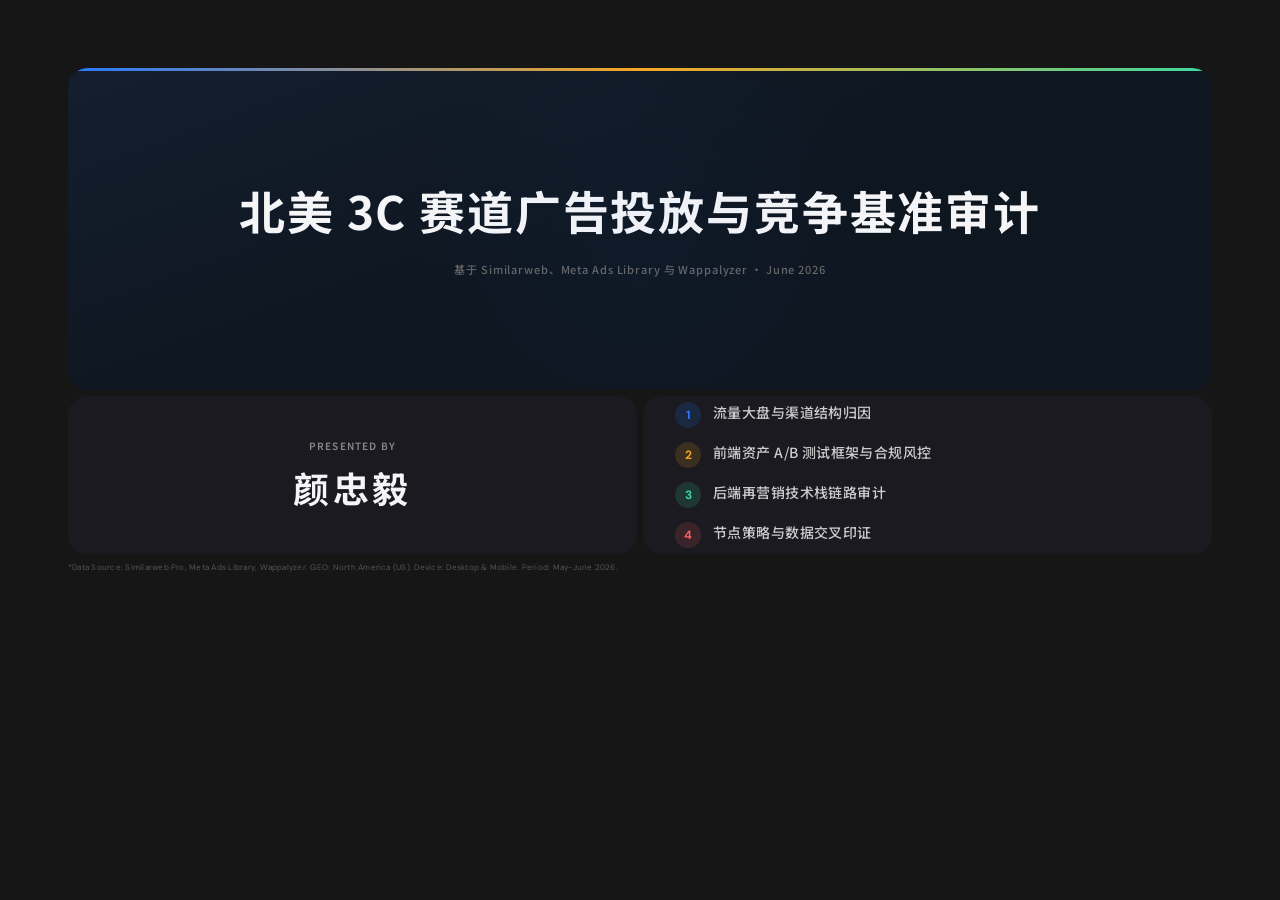
<file: pages/page1-cover.html>
<!DOCTYPE html>
<html lang="zh-CN">
<head>
<meta charset="UTF-8">
<meta name="viewport" content="width=device-width, initial-scale=1.0">
<title>北美 3C 竞争基准审计 — 封面页</title>
<link rel="preconnect" href="https://fonts.googleapis.com">
<link rel="preconnect" href="https://fonts.gstatic.com" crossorigin>
<link href="https://fonts.googleapis.com/css2?family=DM+Sans:ital,wght@0,400;0,500;0,600;0,700;1,400&family=Sora:wght@400;600;700;800&family=Noto+Sans+SC:wght@400;500;600;700&display=swap" rel="stylesheet">
<style>
  *, *::before, *::after { margin:0; padding:0; box-sizing:border-box; }

  body {
    font-family:'Noto Sans SC','PingFang SC','Microsoft YaHei','DM Sans',sans-serif;
    background:#161616;
    color:#f5f5f7;
    display:flex;
    justify-content:center;
    align-items:flex-start;
    min-height:100vh;
    overflow-y:auto;
    padding:40px 0;
    -webkit-font-smoothing:antialiased;
  }

  .grid {
    display:grid;
    width:min(1200px, 96vw);
    max-width:1200px;
    padding:28px;
    gap:6px;
    grid-template-columns:repeat(4,1fr);
    grid-template-rows:repeat(3,1fr);
    grid-template-areas:
      "hero  hero  hero  hero"
      "hero  hero  hero  hero"
      "name  name  agenda agenda";
    aspect-ratio:52/24;
    min-height:560px;
  }

  .card {
    border-radius:20px;
    display:flex;
    flex-direction:column;
    position:relative;
    overflow:hidden;
  }

  /* HERO 主标题卡 */
  .card-hero {
    grid-area:hero;
    background:linear-gradient(160deg, #141e2e 0%, #0e1620 50%, #0e1620 100%);
    justify-content:center;
    align-items:center;
    text-align:center;
    padding:48px 72px;
  }
  .card-hero::before {
    content:'';position:absolute;top:0;left:0;right:0;height:3px;
    background:linear-gradient(90deg, #2679FF, #F5A623, #3ED9A1);
    border-radius:20px 20px 0 0;z-index:1;
  }
  .card-hero::after {
    content:'';position:absolute;top:50%;left:50%;transform:translate(-50%,-50%);
    width:600px;height:320px;border-radius:50%;
    background:radial-gradient(circle, rgba(38,121,255,0.04) 0%, transparent 70%);
    pointer-events:none;
  }

  .hero-title {
    font-size:46px;font-weight:700;color:#f5f5f7;
    letter-spacing:0.04em;line-height:1.3;max-width:880px;
  }

  .hero-divider {
    width:80px;height:2px;
    background:linear-gradient(90deg, #2679FF, #F5A623, #3ED9A1);
    border-radius:1px;margin:24px auto 20px;
  }

  .hero-sub {
    font-size:16px;font-weight:500;color:#a0a0a8;
    letter-spacing:0.06em;line-height:1.5;
  }

  .hero-date {
    font-size:11px;font-weight:500;color:#666;
    letter-spacing:0.08em;margin-top:20px;
  }

  /* 作者卡片 */
  .card-name {
    grid-area:name;
    background:linear-gradient(160deg, #1a1a20 0%, #1a1a20 100%);
    justify-content:center;align-items:center;text-align:center;
  }
  .name-label {
    font-size:10px;font-weight:600;color:#888;
    text-transform:uppercase;letter-spacing:0.12em;
    margin-bottom:8px;
  }
  .name-text {
    font-size:36px;font-weight:700;color:#f5f5f7;
    letter-spacing:0.10em;
  }

  /* 议程卡片 */
  .card-agenda {
    grid-area:agenda;
    background:linear-gradient(160deg, #1a1a20 0%, #1a1a20 100%);
    justify-content:center;padding:28px 32px;
  }
  .agenda-label {
    font-size:9px;font-weight:600;color:#888;
    text-transform:uppercase;letter-spacing:0.12em;
    margin-bottom:16px;
  }
  .agenda-list { display:flex;flex-direction:column;gap:14px; }
  .agenda-item { display:flex;align-items:flex-start;gap:12px; }
  .agenda-num {
    flex-shrink:0;width:26px;height:26px;border-radius:50%;
    display:flex;align-items:center;justify-content:center;
    font-family:'DM Sans',sans-serif;font-size:12px;font-weight:700;
  }
  .num-1 { background:rgba(38,121,255,0.15); color:#2679FF; }
  .num-2 { background:rgba(245,166,35,0.15); color:#F5A623; }
  .num-3 { background:rgba(62,217,161,0.15); color:#3ED9A1; }
  .num-4 { background:rgba(245,95,95,0.15); color:#f55f5f; }

  .agenda-text { font-size:14px;font-weight:500;color:#ccc;letter-spacing:0.03em;line-height:1.5; }
</style>
</head>
<body>
<div class="grid">

  <div class="card card-hero">
    <div class="hero-title">北美 3C 赛道广告投放与竞争基准审计</div>
    <div class="hero-date">基于 Similarweb、Meta Ads Library 与 Wappalyzer · June 2026</div>
  </div>

  <div class="card card-name">
    <div class="name-label fd">Presented by</div>
    <div class="name-text">颜忠毅</div>
  </div>

  <div class="card card-agenda">
    <div class="agenda-list">
      <div class="agenda-item">
        <div class="agenda-num num-1">1</div>
        <div class="agenda-text">流量大盘与渠道结构归因</div>
      </div>
      <div class="agenda-item">
        <div class="agenda-num num-2">2</div>
        <div class="agenda-text">前端资产 A/B 测试框架与合规风控</div>
      </div>
      <div class="agenda-item">
        <div class="agenda-num num-3">3</div>
        <div class="agenda-text">后端再营销技术栈链路审计</div>
      </div>
      <div class="agenda-item">
        <div class="agenda-num num-4">4</div>
        <div class="agenda-text">节点策略与数据交叉印证</div>
      </div>
    </div>
  </div>

  <div style="grid-column:1/-1;font-size:8px;color:#555;font-family:'DM Sans',sans-serif;letter-spacing:0.03em;text-align:left;margin-top:2px;">*Data Source: Similarweb Pro, Meta Ads Library, Wappalyzer. GEO: North America (US). Device: Desktop & Mobile. Period: May-June 2026.</div>

</div>
</body>
</html>
</file>
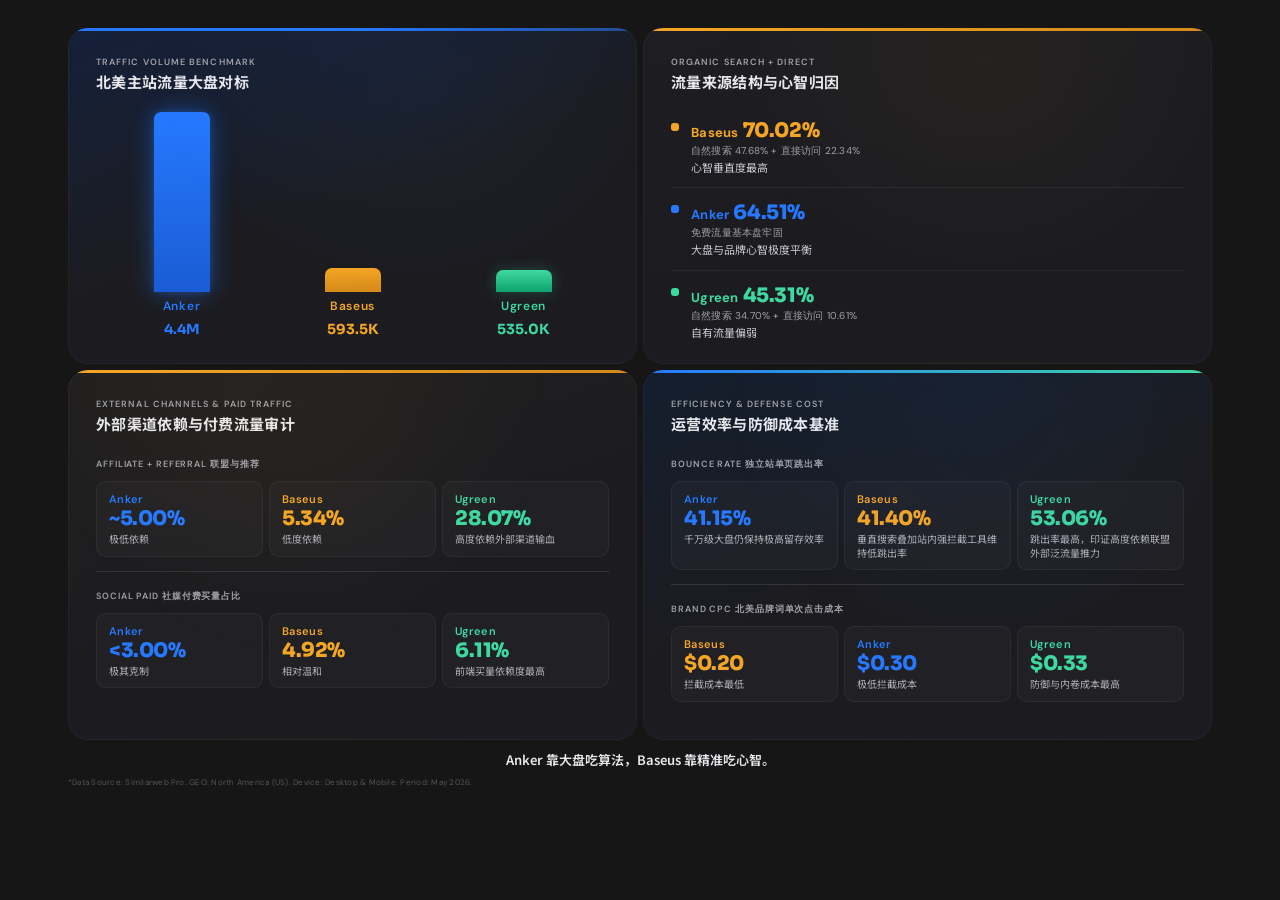
<file: pages/page2-traffic-channel.html>
<!DOCTYPE html>
<html lang="zh-CN">
<head>
<meta charset="UTF-8">
<meta name="viewport" content="width=device-width, initial-scale=1.0">
<title>流量大盘与结构归因 — 第2页</title>
<link rel="preconnect" href="https://fonts.googleapis.com">
<link rel="preconnect" href="https://fonts.gstatic.com" crossorigin>
<link href="https://fonts.googleapis.com/css2?family=DM+Sans:ital,wght@0,400;0,500;0,600;0,700;1,400&family=Sora:wght@400;600;700;800&family=Noto+Sans+SC:wght@400;500;600;700&display=swap" rel="stylesheet">
<style>
  *, *::before, *::after { margin:0; padding:0; box-sizing:border-box; }

  body {
    font-family:'Noto Sans SC','PingFang SC','Microsoft YaHei','DM Sans',sans-serif;
    background:#161616;
    color:#f5f5f7;
    display:flex;
    justify-content:center;
    align-items:flex-start;
    min-height:100vh;
    -webkit-font-smoothing:antialiased;
  }

  .grid {
    display:grid;
    width:1200px;
    padding:28px;
    gap:6px;
    grid-template-columns:repeat(4,1fr);
    grid-template-rows:auto auto;
    grid-template-areas:
      "c1 c1 c2 c2"
      "c3 c3 c4 c4";
  }

  /* Brand Colors */
  .c-anker{color:#2679FF}.c-baseus{color:#F5A623}.c-ugreen{color:#3ED9A1}
  .bg-anker{background:#2679FF}.bg-baseus{background:#F5A623}.bg-ugreen{background:#3ED9A1}
  .fs{font-family:'Sora',sans-serif}.fd{font-family:'DM Sans',sans-serif}

  /* Card Base — brighter gradients */
  .card {
    border-radius:20px;
    padding:28px 28px 24px;
    display:flex;
    flex-direction:column;
    overflow:hidden;
    position:relative;
  }

  .card::before {
    content:'';position:absolute;top:0;left:0;right:0;height:3px;
    border-radius:20px 20px 0 0;z-index:1;
  }

  .card-c1 { background:linear-gradient(160deg, #14203a 0%, #1c1c20 50%, #1c1c20 100%); }
  .card-c1::before { background:linear-gradient(90deg, #2679FF, #2679FF, rgba(38,121,255,0.5)); }
  .card-c2 { background:linear-gradient(160deg, #1e1e22 0%, #1c1c20 50%, #1c1c20 100%); }
  .card-c2::before { background:linear-gradient(90deg, #F5A623, #D4891A); }
  .card-c3 { background:linear-gradient(160deg, #222020 0%, #1c1c20 50%, #1c1c20 100%); }
  .card-c3::before { background:linear-gradient(90deg, #F5A623, #D4891A); }
  .card-c4 { background:linear-gradient(160deg, #141e2e 0%, #1c1c20 50%, #1c1c20 100%); }
  .card-c4::before { background:linear-gradient(90deg, #2679FF, #3ED9A1); }

  /* Glass overlay for all cards */
  .card-c1::after, .card-c2::after, .card-c3::after, .card-c4::after {
    content:'';position:absolute;inset:0;pointer-events:none;
    border-radius:20px;border:1px solid rgba(255,255,255,0.04);
  }
  .card-c1::after { background:radial-gradient(ellipse at 60% 10%, rgba(38,121,255,0.06) 0%, transparent 55%); }
  .card-c2::after { background:radial-gradient(ellipse at 60% 10%, rgba(245,166,35,0.04) 0%, transparent 55%); }
  .card-c3::after { background:radial-gradient(ellipse at 40% 10%, rgba(245,166,35,0.04) 0%, transparent 55%); }
  .card-c4::after { background:radial-gradient(ellipse at 60% 10%, rgba(38,121,255,0.05) 0%, transparent 55%); }

  .card-c1{grid-area:c1}.card-c2{grid-area:c2}.card-c3{grid-area:c3}.card-c4{grid-area:c4}

  .label-sm {
    font-size:9px;font-weight:600;color:#a0a0a8;
    text-transform:uppercase;letter-spacing:0.12em;
  }
  .title-md {
    font-size:15px;font-weight:700;color:#e8e8ed;
    letter-spacing:0.02em;margin-top:3px;
  }

  /* Divider */
  .hr {
    border:none;border-top:1px solid rgba(255,255,255,0.08);
    margin:18px 0 14px;
  }

  /* ===== CARD 1: BAR CHART ===== */
  .chart-area {
    display:flex;align-items:flex-end;justify-content:space-around;
    min-height:180px;margin-top:auto;padding-top:14px;padding-bottom:2px;
  }

  .bar-group {
    display:flex;flex-direction:column;align-items:center;gap:6px;
  }

  .bar-col {
    width:56px;border-radius:7px 7px 0 0;
  }

  .bar-anker {
    background:linear-gradient(180deg, #2679FF 0%, #1a5cd4 100%);
    box-shadow:0 0 24px rgba(38,121,255,0.45), 0 0 6px rgba(38,121,255,0.25);
    height:180px;
  }

  .bar-baseus {
    background:linear-gradient(180deg, #F5A623 0%, #D4891A 100%);
    height:24px;
  }

  .bar-ugreen {
    background:linear-gradient(180deg, #3ED9A1 0%, #0ea26e 100%);
    box-shadow:0 0 14px rgba(62,217,161,0.25);
    height:22px;
  }

  .bar-name {
    font-size:12px;font-weight:600;letter-spacing:0.06em;
  }

  .bar-num {
    font-size:14px;font-weight:700;
  }

  /* ===== CARD 2: LIST ===== */
  .list-wrap {
    display:flex;flex-direction:column;gap:0;margin-top:14px;
  }

  .list-row {
    display:flex;gap:12px;align-items:flex-start;
    padding:12px 0;
    border-bottom:1px solid rgba(255,255,255,0.06);
  }
  .list-row:last-child { border-bottom:none; padding-bottom:0; }

  .list-dot {
    width:8px;height:8px;border-radius:3px;margin-top:5px;flex-shrink:0;
  }

  .list-pct {
    font-size:20px;font-weight:800;letter-spacing:-0.02em;
  }

  .list-brand {
    font-size:13px;font-weight:700;letter-spacing:0.02em;
  }

  .list-sub {
    font-size:10px;color:#a0a0a8;margin-top:1px;letter-spacing:0.02em;
  }

  .list-desc {
    font-size:11px;color:#c8c8d0;line-height:1.4;margin-top:2px;
  }

  /* ===== CARD 3 & 4 ===== */
  .sec-wrap {
    display:flex;flex-direction:column;flex:1;margin-top:10px;
  }

  .sec-block {
    display:flex;flex-direction:column;gap:8px;padding:14px 0;
  }

  .sec-block + .sec-block {
    border-top:1px solid rgba(255,255,255,0.1);
    padding-top:18px;
  }

  .sec-label {
    font-size:9px;font-weight:600;color:#a0a0a8;
    text-transform:uppercase;letter-spacing:0.1em;
    margin-bottom:2px;
  }

  .triple {
    display:flex;gap:6px;
  }

  .triple-cell {
    flex:1;display:flex;flex-direction:column;gap:3px;
    background:rgba(255,255,255,0.025);
    border-radius:10px;padding:10px 12px;
    border:1px solid rgba(255,255,255,0.05);
  }

  .tc-brand {
    font-size:11px;font-weight:600;letter-spacing:0.03em;
  }

  .tc-val {
    font-size:20px;font-weight:800;letter-spacing:-0.02em;line-height:1;
  }

  .tc-note {
    font-size:10px;color:#b0b0b8;line-height:1.35;
  }
</style>
</head>
<body>

<div class="grid">

  <!-- ====== CARD 1: 流量大盘对标 ====== -->
  <div class="card card-c1">
    <div>
      <div class="label-sm fd">Traffic Volume Benchmark</div>
      <div class="title-md">北美主站流量大盘对标</div>
    </div>

    <div class="chart-area">
      <div class="bar-group">
        <div class="bar-col bar-anker"></div>
        <span class="bar-name c-anker fd">Anker</span>
        <span class="bar-num c-anker fs">4.4M</span>
      </div>
      <div class="bar-group">
        <div class="bar-col bar-baseus"></div>
        <span class="bar-name c-baseus fd">Baseus</span>
        <span class="bar-num c-baseus fs">593.5K</span>
      </div>
      <div class="bar-group">
        <div class="bar-col bar-ugreen"></div>
        <span class="bar-name c-ugreen fd">Ugreen</span>
        <span class="bar-num c-ugreen fs">535.0K</span>
      </div>
    </div>
  </div>

  <!-- ====== CARD 2: 流量来源结构 ====== -->
  <div class="card card-c2">
    <div>
      <div class="label-sm fd">Organic Search + Direct</div>
      <div class="title-md">流量来源结构与心智归因</div>
    </div>

    <div class="list-wrap">
      <div class="list-row">
        <div class="list-dot bg-baseus"></div>
        <div>
          <div><span class="list-brand c-baseus fd">Baseus</span> <span class="list-pct c-baseus fs">70.02%</span></div>
          <div class="list-sub fd">自然搜索 47.68% + 直接访问 22.34%</div>
          <div class="list-desc">心智垂直度最高</div>
        </div>
      </div>
      <div class="list-row">
        <div class="list-dot bg-anker"></div>
        <div>
          <div><span class="list-brand c-anker fd">Anker</span> <span class="list-pct c-anker fs">64.51%</span></div>
          <div class="list-sub fd">免费流量基本盘牢固</div>
          <div class="list-desc">大盘与品牌心智极度平衡</div>
        </div>
      </div>
      <div class="list-row">
        <div class="list-dot bg-ugreen"></div>
        <div>
          <div><span class="list-brand c-ugreen fd">Ugreen</span> <span class="list-pct c-ugreen fs">45.31%</span></div>
          <div class="list-sub fd">自然搜索 34.70% + 直接访问 10.61%</div>
          <div class="list-desc">自有流量偏弱</div>
        </div>
      </div>
    </div>
  </div>

  <!-- ====== CARD 3: 外部渠道依赖 ====== -->
  <div class="card card-c3">
    <div>
      <div class="label-sm fd">External Channels &amp; Paid Traffic</div>
      <div class="title-md">外部渠道依赖与付费流量审计</div>
    </div>

    <div class="sec-wrap">
      <div class="sec-block">
        <div class="sec-label fd">Affiliate + Referral 联盟与推荐</div>
        <div class="triple">
          <div class="triple-cell">
            <span class="tc-brand c-anker fd">Anker</span>
            <span class="tc-val c-anker fs">~5.00%</span>
            <span class="tc-note">极低依赖</span>
          </div>
          <div class="triple-cell">
            <span class="tc-brand c-baseus fd">Baseus</span>
            <span class="tc-val c-baseus fs">5.34%</span>
            <span class="tc-note">低度依赖</span>
          </div>
          <div class="triple-cell">
            <span class="tc-brand c-ugreen fd">Ugreen</span>
            <span class="tc-val c-ugreen fs">28.07%</span>
            <span class="tc-note">高度依赖外部渠道输血</span>
          </div>
        </div>
      </div>

      <div class="sec-block">
        <div class="sec-label fd">Social Paid 社媒付费买量占比</div>
        <div class="triple">
          <div class="triple-cell">
            <span class="tc-brand c-anker fd">Anker</span>
            <span class="tc-val c-anker fs">&lt;3.00%</span>
            <span class="tc-note">极其克制</span>
          </div>
          <div class="triple-cell">
            <span class="tc-brand c-baseus fd">Baseus</span>
            <span class="tc-val c-baseus fs">4.92%</span>
            <span class="tc-note">相对温和</span>
          </div>
          <div class="triple-cell">
            <span class="tc-brand c-ugreen fd">Ugreen</span>
            <span class="tc-val c-ugreen fs">6.11%</span>
            <span class="tc-note">前端买量依赖度最高</span>
          </div>
        </div>
      </div>
    </div>
  </div>

  <!-- ====== CARD 4: 运营效率与防御成本 ====== -->
  <div class="card card-c4">
    <div>
      <div class="label-sm fd">Efficiency &amp; Defense Cost</div>
      <div class="title-md">运营效率与防御成本基准</div>
    </div>

    <div class="sec-wrap">
      <div class="sec-block">
        <div class="sec-label fd">Bounce Rate 独立站单页跳出率</div>
        <div class="triple">
          <div class="triple-cell">
            <span class="tc-brand c-anker fd">Anker</span>
            <span class="tc-val c-anker fs">41.15%</span>
            <span class="tc-note">千万级大盘仍保持极高留存效率</span>
          </div>
          <div class="triple-cell">
            <span class="tc-brand c-baseus fd">Baseus</span>
            <span class="tc-val c-baseus fs">41.40%</span>
            <span class="tc-note">垂直搜索叠加站内强拦截工具维持低跳出率</span>
          </div>
          <div class="triple-cell">
            <span class="tc-brand c-ugreen fd">Ugreen</span>
            <span class="tc-val c-ugreen fs">53.06%</span>
            <span class="tc-note">跳出率最高，印证高度依赖联盟外部泛流量推力</span>
          </div>
        </div>
      </div>

      <div class="sec-block">
        <div class="sec-label fd">Brand CPC 北美品牌词单次点击成本</div>
        <div class="triple">
          <div class="triple-cell">
            <span class="tc-brand c-baseus fd">Baseus</span>
            <span class="tc-val c-baseus fs">$0.20</span>
            <span class="tc-note">拦截成本最低</span>
          </div>
          <div class="triple-cell">
            <span class="tc-brand c-anker fd">Anker</span>
            <span class="tc-val c-anker fs">$0.30</span>
            <span class="tc-note">极低拦截成本</span>
          </div>
          <div class="triple-cell">
            <span class="tc-brand c-ugreen fd">Ugreen</span>
            <span class="tc-val c-ugreen fs">$0.33</span>
            <span class="tc-note">防御与内卷成本最高</span>
          </div>
        </div>
      </div>
    </div>
  </div>

  <div style="grid-column:1/-1;text-align:center;margin-top:4px;font-size:13px;color:#e8e8ed;font-weight:600;">Anker 靠大盘吃算法，Baseus 靠精准吃心智。</div>
  <div style="grid-column:1/-1;font-size:8px;color:#555;font-family:'DM Sans',sans-serif;letter-spacing:0.03em;text-align:left;margin-top:2px;">*Data Source: Similarweb Pro. GEO: North America (US). Device: Desktop & Mobile. Period: May 2026.</div>

</div>

</body>
</html>
</file>
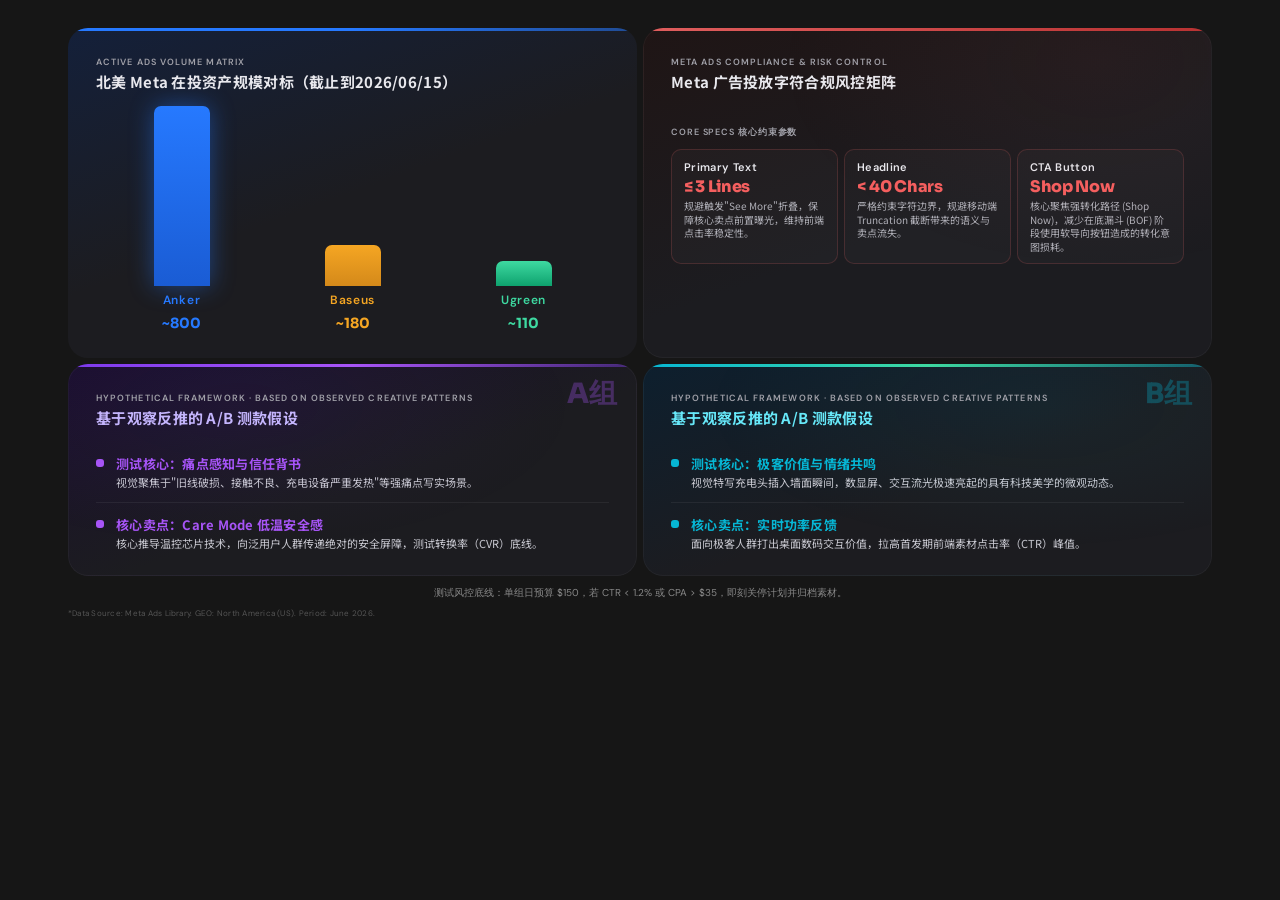
<file: pages/page3-ad-assets-abtest.html>
<!DOCTYPE html>
<html lang="zh-CN">
<head>
<meta charset="UTF-8">
<meta name="viewport" content="width=device-width, initial-scale=1.0">
<title>前端资产规模与A/B测试框架 — 第3页</title>
<link rel="preconnect" href="https://fonts.googleapis.com">
<link rel="preconnect" href="https://fonts.gstatic.com" crossorigin>
<link href="https://fonts.googleapis.com/css2?family=DM+Sans:ital,wght@0,400;0,500;0,600;0,700;1,400&family=Sora:wght@400;600;700;800&family=Noto+Sans+SC:wght@400;500;600;700&display=swap" rel="stylesheet">
<style>
  *, *::before, *::after { margin:0; padding:0; box-sizing:border-box; }

  body {
    font-family:'Noto Sans SC','PingFang SC','Microsoft YaHei','DM Sans',sans-serif;
    background:#161616;
    color:#f5f5f7;
    display:flex;
    justify-content:center;
    align-items:flex-start;
    min-height:100vh;
    -webkit-font-smoothing:antialiased;
  }

  .grid {
    display:grid;
    width:1200px;
    padding:28px;
    gap:6px;
    grid-template-columns:repeat(4,1fr);
    grid-template-rows:auto auto;
    grid-template-areas:
      "c1 c1 c4 c4"
      "c2 c2 c3 c3";
  }

  /* Brand Colors */
  .c-anker{color:#2679FF}.c-baseus{color:#F5A623}.c-ugreen{color:#3ED9A1}
  .bg-anker{background:#2679FF}.bg-baseus{background:#F5A623}.bg-ugreen{background:#3ED9A1}
  .fs{font-family:'Sora',sans-serif}.fd{font-family:'DM Sans',sans-serif}

  /* Card Base — exact mirror */
  .card {
    border-radius:20px;
    padding:28px 28px 24px;
    display:flex;
    flex-direction:column;
    overflow:hidden;
    position:relative;
  }

  .card::before {
    content:'';position:absolute;top:0;left:0;right:0;height:3px;
    border-radius:20px 20px 0 0;z-index:1;
  }

  .card-c1 { background:linear-gradient(160deg, #14203a 0%, #1c1c20 50%, #1c1c20 100%); }
  .card-c1::before { background:linear-gradient(90deg, #2679FF, #2679FF, rgba(38,121,255,0.5)); }
  .card-c2 { background:linear-gradient(160deg, #1a0f2e 0%, #1c1c20 55%, #1c1c20 100%); }
  .card-c2::before { background:linear-gradient(90deg, #7c3aed, #a855f7, rgba(124,58,237,0.4)); }
  .card-c3 { background:linear-gradient(160deg, #0d1f2e 0%, #1c1c20 55%, #1c1c20 100%); }
  .card-c3::before { background:linear-gradient(90deg, #06b6d4, #3ED9A1, rgba(6,182,212,0.4)); }
  .card-c4 { background:linear-gradient(160deg, #1f1515 0%, #1c1c20 55%, #1c1c20 100%); }
  .card-c4::before { background:linear-gradient(90deg, #e05e5e, #b83232); }
  .card-c4::after {
    content:'';position:absolute;inset:0;pointer-events:none;
    border-radius:20px;
    border:1px solid rgba(255,255,255,0.04);
    background:radial-gradient(ellipse at 80% 10%, rgba(224,94,94,0.05) 0%, transparent 50%);
  }

  .card-c1{grid-area:c1}.card-c2{grid-area:c2}.card-c3{grid-area:c3}.card-c4{grid-area:c4}

  /* Glass overlay effects for C2 & C3 */
  .card-c2::after, .card-c3::after {
    content:'';position:absolute;inset:0;pointer-events:none;
    border-radius:20px;
    border:1px solid rgba(255,255,255,0.04);
  }
  .card-c2::after { background:radial-gradient(ellipse at 30% 20%, rgba(124,58,237,0.06) 0%, transparent 60%); }
  .card-c3::after { background:radial-gradient(ellipse at 70% 20%, rgba(6,182,212,0.06) 0%, transparent 60%); }

  .label-sm {
    font-size:9px;font-weight:600;color:#a0a0a8;
    text-transform:uppercase;letter-spacing:0.12em;
  }
  .title-md {
    font-size:15px;font-weight:700;color:#e8e8ed;
    letter-spacing:0.02em;margin-top:3px;
  }

  /* ===== CARD 1: META ADS VOLUME ===== */
  .chart-area {
    display:flex;align-items:flex-end;justify-content:space-around;
    min-height:180px;margin-top:auto;padding-top:14px;padding-bottom:2px;
  }
  .bar-group { display:flex;flex-direction:column;align-items:center;gap:6px; }
  .bar-col { width:56px;border-radius:7px 7px 0 0; }
  
  /* Scaling based on Max 800 active assets */
  .bar-anker-p3 {
    background:linear-gradient(180deg, #2679FF 0%, #1a5cd4 100%);
    box-shadow:0 0 24px rgba(38,121,255,0.45);
    height:180px;
  }
  .bar-baseus-p3 {
    background:linear-gradient(180deg, #F5A623 0%, #D4891A 100%);
    height:41px; /* 180 * (180/800) */
  }
  .bar-ugreen-p3 {
    background:linear-gradient(180deg, #3ED9A1 0%, #0ea26e 100%);
    height:25px; /* 180 * (110/800) */
  }
  .bar-name { font-size:12px;font-weight:600;letter-spacing:0.06em; }
  .bar-num { font-size:14px;font-weight:700; }

  /* ===== CARD 2 & 3: AB TEST DESIGN ===== */
  .list-wrap { display:flex;flex-direction:column;gap:0;margin-top:14px; }
  .list-row { display:flex;gap:12px;align-items:flex-start;padding:12px 0;border-bottom:1px solid rgba(255,255,255,0.06); }
  .list-row:last-child { border-bottom:none; padding-bottom:0; }
  .list-dot { width:8px;height:8px;border-radius:3px;margin-top:5px;flex-shrink:0; }
  .list-brand { font-size:13px;font-weight:700;letter-spacing:0.02em; }
  .list-desc { font-size:11px;color:#c8c8d0;line-height:1.4;margin-top:2px; }

  /* ===== CARD 4: COMPLIANCE MATRIX ===== */
  .sec-wrap { display:flex;flex-direction:column;flex:1;margin-top:10px; }
  .sec-block { display:flex;flex-direction:column;gap:8px;padding:10px 0; }
  .sec-block + .sec-block { border-top:1px solid rgba(255,255,255,0.1); padding-top:14px; }
  .sec-label { font-size:9px;font-weight:600;color:#a0a0a8;text-transform:uppercase;letter-spacing:0.1em;margin-bottom:2px; }
  .triple { display:flex;gap:6px; }
  .triple-cell {
    flex:1;display:flex;flex-direction:column;gap:3px;
    background:rgba(255,255,255,0.025);border-radius:10px;padding:10px 12px;
    border:1px solid rgba(255,255,255,0.05);
  }
  .tc-brand { font-size:11px;font-weight:600;letter-spacing:0.03em;color:#e8e8ed; }
  .tc-val { font-size:16px;font-weight:800;letter-spacing:-0.02em;line-height:1.2;color:#f55f5f; }
  .tc-note { font-size:10px;color:#b0b0b8;line-height:1.35; }
</style>
</head>
<body>

<div class="grid">

  <!-- ====== CARD 1: 在投资产规模 ====== -->
  <div class="card card-c1">
    <div>
      <div class="label-sm fd">Active Ads Volume Matrix</div>
      <div class="title-md">北美 Meta 在投资产规模对标（截止到2026/06/15）</div>
    </div>

    <div class="chart-area">
      <div class="bar-group">
        <div class="bar-col bar-anker-p3"></div>
        <span class="bar-name c-anker fd">Anker</span>
        <span class="bar-num c-anker fs">~800</span>
      </div>
      <div class="bar-group">
        <div class="bar-col bar-baseus-p3"></div>
        <span class="bar-name c-baseus fd">Baseus</span>
        <span class="bar-num c-baseus fs">~180</span>
      </div>
      <div class="bar-group">
        <div class="bar-col bar-ugreen-p3"></div>
        <span class="bar-name c-ugreen fd">Ugreen</span>
        <span class="bar-num c-ugreen fs">~110</span>
      </div>
    </div>
  </div>

  <!-- ====== CARD 2: A/B测试组A ====== -->
  <div class="card card-c2" style="position:relative">
    <div style="position:absolute;top:16px;right:20px;font-size:28px;font-weight:800;color:rgba(168,85,247,0.30);font-family:'Sora',sans-serif;z-index:0;line-height:1">A组</div>
    <div style="position:relative;z-index:2">
      <div class="label-sm fd">Hypothetical Framework · Based on Observed Creative Patterns</div>
      <div class="title-md" style="color:#c4b5fd">基于观察反推的 A/B 测款假设</div>
    </div>

    <div class="list-wrap">
      <div class="list-row">
        <div class="list-dot" style="background:#a855f7"></div>
        <div>
          <div class="list-brand" style="color:#a855f7">测试核心：痛点感知与信任背书</div>
          <div class="list-desc">视觉聚焦于"旧线破损、接触不良、充电设备严重发热"等强痛点写实场景。</div>
        </div>
      </div>
      <div class="list-row">
        <div class="list-dot" style="background:#a855f7"></div>
        <div>
          <div class="list-brand" style="color:#a855f7">核心卖点：Care Mode 低温安全感</div>
          <div class="list-desc">核心推导温控芯片技术，向泛用户人群传递绝对的安全屏障，测试转换率（CVR）底线。</div>
        </div>
      </div>
    </div>
  </div>

  <!-- ====== CARD 3: A/B测试组B ====== -->
  <div class="card card-c3" style="position:relative">
    <div style="position:absolute;top:16px;right:20px;font-size:28px;font-weight:800;color:rgba(6,182,212,0.30);font-family:'Sora',sans-serif;z-index:0;line-height:1">B组</div>
    <div style="position:relative;z-index:2">
      <div class="label-sm fd">Hypothetical Framework · Based on Observed Creative Patterns</div>
      <div class="title-md" style="color:#67e8f9">基于观察反推的 A/B 测款假设</div>
    </div>

    <div class="list-wrap">
      <div class="list-row">
        <div class="list-dot" style="background:#06b6d4"></div>
        <div>
          <div class="list-brand" style="color:#06b6d4">测试核心：极客价值与情绪共鸣</div>
          <div class="list-desc">视觉特写充电头插入墙面瞬间，数显屏、交互流光极速亮起的具有科技美学的微观动态。</div>
        </div>
      </div>
      <div class="list-row">
        <div class="list-dot" style="background:#06b6d4"></div>
        <div>
          <div class="list-brand" style="color:#06b6d4">核心卖点：实时功率反馈</div>
          <div class="list-desc">面向极客人群打出桌面数码交互价值，拉高首发期前端素材点击率（CTR）峰值。</div>
        </div>
      </div>
    </div>
  </div>

  <!-- ====== CARD 4: 合规风控 ====== -->
  <div class="card card-c4">
    <div>
      <div class="label-sm fd">Meta Ads Compliance &amp; Risk Control</div>
      <div class="title-md">Meta 广告投放字符合规风控矩阵</div>
    </div>

    <div class="sec-wrap" style="margin-top:30px;">
      <div class="sec-block" style="padding-top:4px;">
        <div class="sec-label fd">Core Specs 核心约束参数</div>
        <div class="triple">
          <div class="triple-cell" style="border-color: rgba(224,94,94,0.2);">
            <span class="tc-brand fd">Primary Text</span>
            <span class="tc-val fs">≤ 3 Lines</span>
            <span class="tc-note">规避触发"See More"折叠，保障核心卖点前置曝光，维持前端点击率稳定性。</span>
          </div>
          <div class="triple-cell" style="border-color: rgba(224,94,94,0.2);">
            <span class="tc-brand fd">Headline</span>
            <span class="tc-val fs">&lt; 40 Chars</span>
            <span class="tc-note">严格约束字符边界，规避移动端 Truncation 截断带来的语义与卖点流失。</span>
          </div>
          <div class="triple-cell" style="border-color: rgba(224,94,94,0.2);">
            <span class="tc-brand fd">CTA Button</span>
            <span class="tc-val fs">Shop Now</span>
            <span class="tc-note">核心聚焦强转化路径 (Shop Now)，减少在底漏斗 (BOF) 阶段使用软导向按钮造成的转化意图损耗。</span>
          </div>
        </div>
      </div>
    </div>
  </div>

  <div style="grid-column:1/-1;text-align:center;margin-top:4px;font-size:10px;color:#888;font-family:'DM Sans',sans-serif;">测试风控底线：单组日预算 $150，若 CTR &lt; 1.2% 或 CPA &gt; $35，即刻关停计划并归档素材。</div>
  <div style="grid-column:1/-1;font-size:8px;color:#555;font-family:'DM Sans',sans-serif;letter-spacing:0.03em;text-align:left;margin-top:2px;">*Data Source: Meta Ads Library. GEO: North America (US). Period: June 2026.</div>

</div>

</body>
</html>
</file>
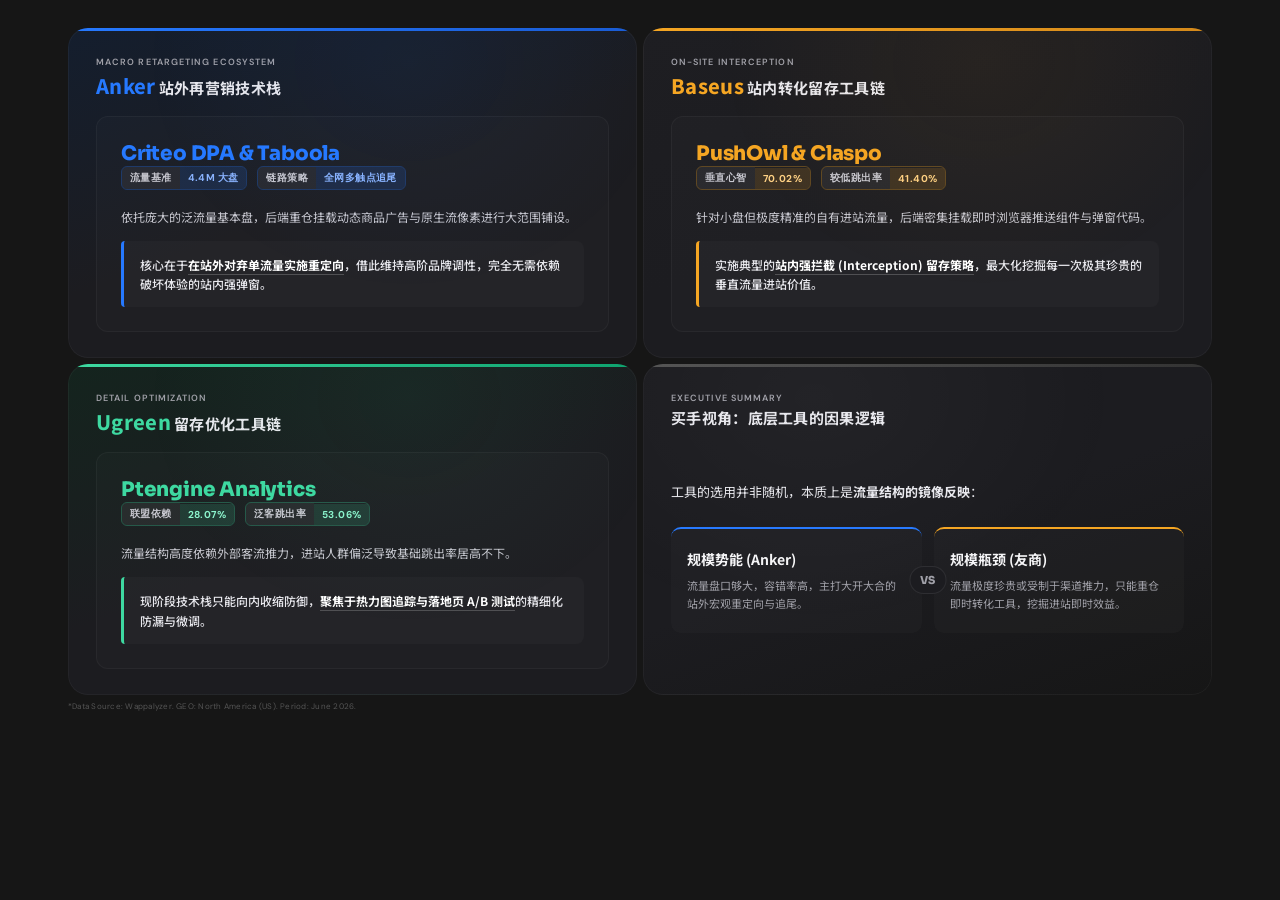
<file: pages/page4-tech-stack.html>
<!DOCTYPE html>
<html lang="zh-CN">
<head>
<meta charset="UTF-8">
<meta name="viewport" content="width=device-width, initial-scale=1.0">
<title>后端技术栈与再营销链路审计 — 第4页</title>
<link rel="preconnect" href="https://fonts.googleapis.com">
<link rel="preconnect" href="https://fonts.gstatic.com" crossorigin>
<link href="https://fonts.googleapis.com/css2?family=DM+Sans:ital,wght@0,400;0,500;0,600;0,700;1,400&family=Sora:wght@400;600;700;800&family=Noto+Sans+SC:wght@400;500;600;700&display=swap" rel="stylesheet">
<style>
  *, *::before, *::after { margin:0; padding:0; box-sizing:border-box; }

  body {
    font-family:'Noto Sans SC','PingFang SC','Microsoft YaHei','DM Sans',sans-serif;
    background:#161616;
    color:#f5f5f7;
    display:flex;
    justify-content:center;
    align-items:flex-start;
    min-height:100vh;
    -webkit-font-smoothing:antialiased;
  }

  .grid {
    display:grid;
    width:1200px;
    padding:28px;
    gap:6px;
    grid-template-columns:repeat(4,1fr);
    grid-template-rows:auto auto;
    grid-template-areas:
      "c1 c1 c2 c2"
      "c3 c3 c4 c4";
  }

  /* Brand Colors */
  .c-anker{color:#2679FF}.c-baseus{color:#F5A623}.c-ugreen{color:#3ED9A1}
  .bg-anker{background:#2679FF}.bg-baseus{background:#F5A623}.bg-ugreen{background:#3ED9A1}
  .fs{font-family:'Sora',sans-serif}.fd{font-family:'DM Sans',sans-serif}

  /* Card Base */
  .card {
    border-radius:20px;
    padding:28px 28px 26px;
    display:flex;
    flex-direction:column;
    overflow:hidden;
    position:relative;
  }

  .card::before {
    content:'';position:absolute;top:0;left:0;right:0;height:3px;
    border-radius:20px 20px 0 0;z-index:1;
  }

  /* 渐变背景 */
  .card-c1 { background:linear-gradient(160deg, #141e2e 0%, #1c1c20 50%, #1c1c20 100%); }
  .card-c1::before { background:linear-gradient(90deg, #2679FF, #1a5cd4); }
  .card-c2 { background:linear-gradient(160deg, #1e1e22 0%, #1c1c20 50%, #1c1c20 100%); }
  .card-c2::before { background:linear-gradient(90deg, #F5A623, #D4891A); }
  .card-c3 { background:linear-gradient(160deg, #14241e 0%, #1c1c20 50%, #1c1c20 100%); }
  .card-c3::before { background:linear-gradient(90deg, #3ED9A1, #0ea26e); }
  .card-c4 { background:linear-gradient(160deg, #1c1c20 0%, #1c1c20 50%, #161616 100%); }
  .card-c4::before { background:linear-gradient(90deg, #555555, #333333); }

  .card-c1::after, .card-c2::after, .card-c3::after, .card-c4::after {
    content:'';position:absolute;inset:0;pointer-events:none;
    border-radius:20px;border:1px solid rgba(255,255,255,0.04);
  }
  .card-c1::after { background:radial-gradient(ellipse at 60% 10%, rgba(38,121,255,0.06) 0%, transparent 55%); }
  .card-c2::after { background:radial-gradient(ellipse at 60% 10%, rgba(245,166,35,0.05) 0%, transparent 55%); }
  .card-c3::after { background:radial-gradient(ellipse at 60% 10%, rgba(62,217,161,0.05) 0%, transparent 55%); }
  .card-c4::after { background:radial-gradient(ellipse at 30% 10%, rgba(255,255,255,0.03) 0%, transparent 55%); }

  .card-c1{grid-area:c1}.card-c2{grid-area:c2}.card-c3{grid-area:c3}.card-c4{grid-area:c4}

  .label-sm { font-size:9px; font-weight:600; color:#a0a0a8; text-transform:uppercase; letter-spacing:0.12em; }
  .title-md { font-size:15px; font-weight:700; color:#e8e8ed; letter-spacing:0.02em; margin-top:3px; }

  /* ===== 单体卡片内部空间解压 ===== */
  .sec-wrap { display:flex; flex-direction:column; flex:1; margin-top:16px; }
  .single-cell {
    display:flex; flex-direction:column; justify-content:space-between;
    background:rgba(255,255,255,0.015); border-radius:12px; 
    padding:24px;
    border:1px solid rgba(255,255,255,0.04);
    height: 100%;
  }
  
  .tc-title { font-size:20px; font-weight:800; letter-spacing:-0.01em; line-height:1.2; margin-bottom:12px; }
  
  /* 优化后的双拼标签 */
  .tag-group { display:flex; gap:10px; margin-bottom:16px; flex-wrap:wrap; }
  .tag {
    display:flex; align-items:center; border-radius:6px; overflow:hidden;
    font-family:'DM Sans',sans-serif; font-size:10px; font-weight:700; letter-spacing:0.04em;
    border:1px solid;
  }
  .tag-label { padding:4px 8px; background:rgba(255,255,255,0.05); color:#c8c8d0; }
  .tag-val { padding:4px 8px; }
  
  .tag.anker { border-color:rgba(38,121,255,0.3); }
  .tag.anker .tag-val { background:rgba(38,121,255,0.15); color:#8bb4ff; }
  .tag.baseus { border-color:rgba(245,166,35,0.3); }
  .tag.baseus .tag-val { background:rgba(245,166,35,0.15); color:#ffd285; }
  .tag.ugreen { border-color:rgba(62,217,161,0.3); }
  .tag.ugreen .tag-val { background:rgba(62,217,161,0.15); color:#8df5ce; }

  /* 基础文本放宽行高 */
  .tc-fact { font-size:12px; color:#c8c8d0; line-height:1.75; margin-bottom:14px; }
  
  /* 买手洞察视觉引导框 */
  .insight-box {
    padding:14px 16px; border-radius:4px 8px 8px 4px; border-left:3px solid;
    background:rgba(255,255,255,0.025); margin-top:auto;
  }
  .insight-box.anker { border-left-color:#2679FF; }
  .insight-box.baseus { border-left-color:#F5A623; }
  .insight-box.ugreen { border-left-color:#3ED9A1; }
  
  .insight-label { font-size:9px; font-weight:700; text-transform:uppercase; letter-spacing:0.08em; margin-bottom:6px; display:block; }
  .insight-box.anker .insight-label { color:#8bb4ff; }
  .insight-box.baseus .insight-label { color:#ffd285; }
  .insight-box.ugreen .insight-label { color:#8df5ce; }
  
  .insight-text { font-size:12px; color:#e8e8ed; line-height:1.6; font-weight:500; }
  .insight-text strong { color:#fff; font-weight:700; border-bottom:1px solid rgba(255,255,255,0.2); padding-bottom:1px; }

  /* ===== CARD 4: 左右对称 VS 对抗面板 ===== */
  .vs-container { display:flex; align-items:stretch; gap:12px; margin-top:24px; position:relative; }
  .vs-panel { flex:1; padding:20px 16px; border-radius:10px; background:rgba(255,255,255,0.02); border-top:2px solid; display:flex; flex-direction:column; gap:8px; }
  .vs-panel.p-anker { border-top-color:#2679FF; }
  .vs-panel.p-rival { border-top-color:#F5A623; }
  
  .vs-badge {
    position:absolute; left:50%; top:50%; transform:translate(-50%, -50%);
    background:#1c1c20; color:#a0a0a8; font-size:11px; font-weight:800; font-family:'Sora',sans-serif;
    padding:6px 10px; border-radius:20px; border:1px solid rgba(255,255,255,0.08); z-index:2;
  }
  
  .vs-head { font-size:14px; font-weight:700; color:#f5f5f7; }
  .vs-desc { font-size:11px; color:#a0a0a8; line-height:1.6; }

</style>
</head>
<body>

<div class="grid">

  <div class="card card-c1">
    <div>
      <div class="label-sm fd">Macro Retargeting Ecosystem</div>
      <div class="title-md"><span style="font-size:20px;font-weight:800;color:#2679FF">Anker</span> 站外再营销技术栈</div>
    </div>
    <div class="sec-wrap">
      <div class="single-cell">
        <div>
          <span class="tc-title c-anker fs">Criteo DPA &amp; Taboola</span>
          <div class="tag-group">
            <div class="tag anker"><span class="tag-label">流量基准</span><span class="tag-val">4.4M 大盘</span></div>
            <div class="tag anker"><span class="tag-label">链路策略</span><span class="tag-val">全网多触点追尾</span></div>
          </div>
          <div class="tc-fact">依托庞大的泛流量基本盘，后端重仓挂载动态商品广告与原生流像素进行大范围铺设。</div>
        </div>
        
        <div class="insight-box anker">
          <div class="insight-text">核心在于<strong>在站外对弃单流量实施重定向</strong>，借此维持高阶品牌调性，完全无需依赖破坏体验的站内强弹窗。</div>
        </div>
      </div>
    </div>
  </div>

  <div class="card card-c2">
    <div>
      <div class="label-sm fd">On-Site Interception</div>
      <div class="title-md"><span style="font-size:20px;font-weight:800;color:#F5A623">Baseus</span> 站内转化留存工具链</div>
    </div>
    <div class="sec-wrap">
      <div class="single-cell">
        <div>
          <span class="tc-title c-baseus fs">PushOwl &amp; Claspo</span>
          <div class="tag-group">
            <div class="tag baseus"><span class="tag-label">垂直心智</span><span class="tag-val">70.02%</span></div>
            <div class="tag baseus"><span class="tag-label">较低跳出率</span><span class="tag-val">41.40%</span></div>
          </div>
          <div class="tc-fact">针对小盘但极度精准的自有进站流量，后端密集挂载即时浏览器推送组件与弹窗代码。</div>
        </div>
        
        <div class="insight-box baseus">
          <div class="insight-text">实施典型的<strong>站内强拦截 (Interception) 留存策略</strong>，最大化挖掘每一次极其珍贵的垂直流量进站价值。</div>
        </div>
      </div>
    </div>
  </div>

  <div class="card card-c3">
    <div>
      <div class="label-sm fd">Detail Optimization</div>
      <div class="title-md"><span style="font-size:20px;font-weight:800;color:#3ED9A1">Ugreen</span> 留存优化工具链</div>
    </div>
    <div class="sec-wrap">
      <div class="single-cell">
        <div>
          <span class="tc-title c-ugreen fs">Ptengine Analytics</span>
          <div class="tag-group">
            <div class="tag ugreen"><span class="tag-label">联盟依赖</span><span class="tag-val">28.07%</span></div>
            <div class="tag ugreen"><span class="tag-label">泛客跳出率</span><span class="tag-val">53.06%</span></div>
          </div>
          <div class="tc-fact">流量结构高度依赖外部客流推力，进站人群偏泛导致基础跳出率居高不下。</div>
        </div>

        <div class="insight-box ugreen">
          <div class="insight-text">现阶段技术栈只能向内收缩防御，<strong>聚焦于热力图追踪与落地页 A/B 测试</strong>的精细化防漏与微调。</div>
        </div>
      </div>
    </div>
  </div>

  <div class="card card-c4">
    <div>
      <div class="label-sm fd">Executive Summary</div>
      <div class="title-md">买手视角：底层工具的因果逻辑</div>
    </div>
    <div class="sec-wrap">
      <div class="single-cell" style="background:transparent; border:none; padding:12px 0; justify-content:center;">
        <span class="tc-fact" style="font-size:13px; color:#e8e8ed; margin-bottom:0;">
          工具的选用并非随机，本质上是<strong>流量结构的镜像反映</strong>：
        </span>
        
        <div class="vs-container">
          <div class="vs-badge">VS</div>
          
          <div class="vs-panel p-anker">
            <span class="vs-head">规模势能 (Anker)</span>
            <span class="vs-desc">流量盘口够大，容错率高，主打大开大合的站外宏观重定向与追尾。</span>
          </div>
          
          <div class="vs-panel p-rival">
            <span class="vs-head">规模瓶颈 (友商)</span>
            <span class="vs-desc">流量极度珍贵或受制于渠道推力，只能重仓即时转化工具，挖掘进站即时效益。</span>
          </div>
        </div>
        
      </div>
    </div>
  </div>

  <div style="grid-column:1/-1;font-size:8px;color:#555;font-family:'DM Sans',sans-serif;letter-spacing:0.03em;text-align:left;">*Data Source: Wappalyzer. GEO: North America (US). Period: June 2026.</div>

</div>

</body>
</html>
</file>
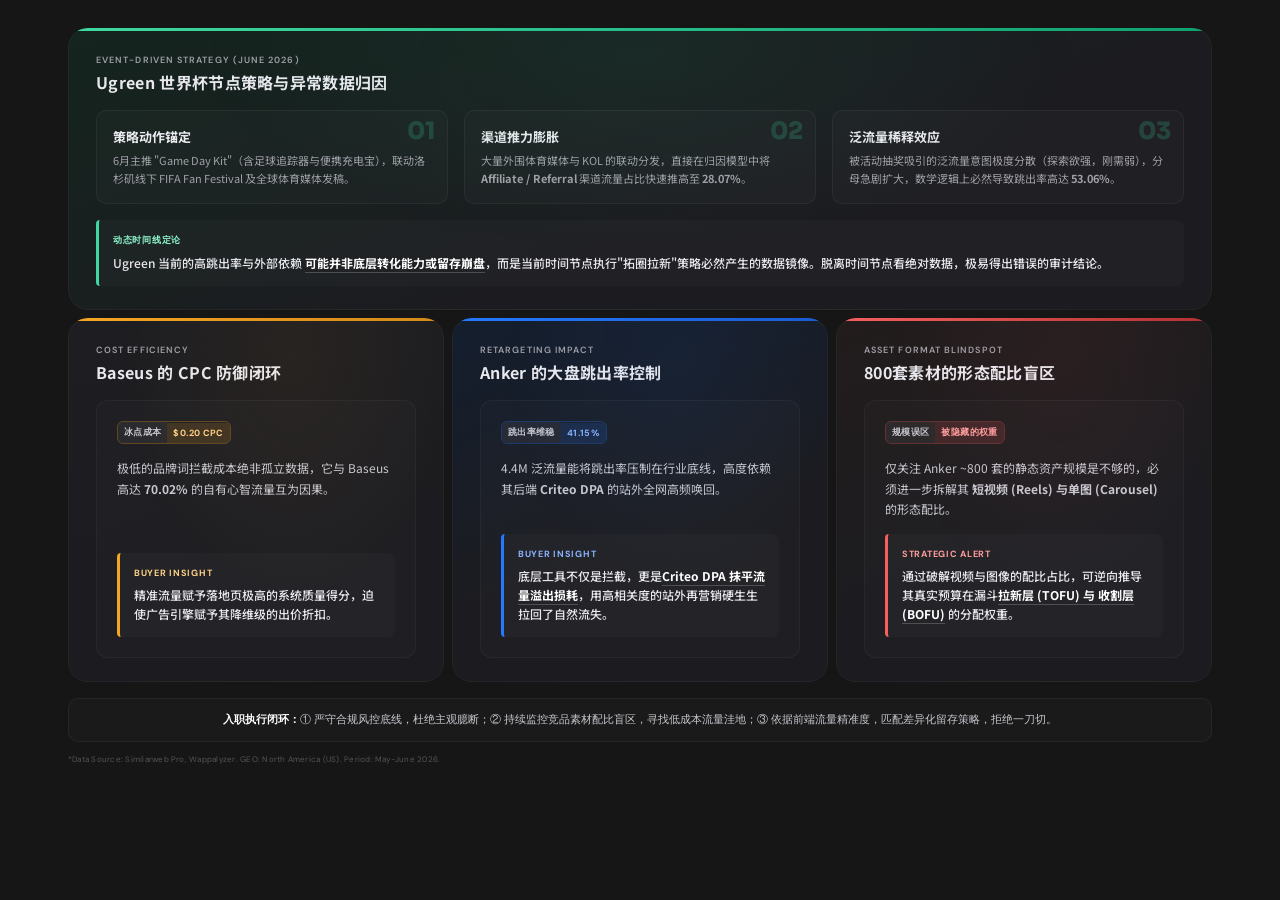
<file: pages/page5-campaign-crosscheck.html>
<!DOCTYPE html>
<html lang="zh-CN">
<head>
<meta charset="UTF-8">
<meta name="viewport" content="width=device-width, initial-scale=1.0">
<title>节点战役与数据交叉印证 — 第5页</title>
<link rel="preconnect" href="https://fonts.googleapis.com">
<link rel="preconnect" href="https://fonts.gstatic.com" crossorigin>
<link href="https://fonts.googleapis.com/css2?family=DM+Sans:ital,wght@0,400;0,500;0,600;0,700;1,400&family=Sora:wght@400;600;700;800&family=Noto+Sans+SC:wght@400;500;600;700&display=swap" rel="stylesheet">
<style>
  *, *::before, *::after { margin:0; padding:0; box-sizing:border-box; }

  body {
    font-family:'Noto Sans SC','PingFang SC','Microsoft YaHei','DM Sans',sans-serif;
    background:#161616;
    color:#f5f5f7;
    display:flex;
    justify-content:center;
    align-items:flex-start;
    min-height:100vh;
    -webkit-font-smoothing:antialiased;
  }

  /* 3列网格系统重构 */
  .grid {
    display:grid;
    width:1200px;
    padding:28px;
    gap:8px;
    grid-template-columns:repeat(3, 1fr);
    grid-template-rows:auto auto;
    grid-template-areas:
      "c1 c1 c1"
      "c2 c3 c4";
  }

  /* 品牌色系统 */
  .c-anker{color:#2679FF}.c-baseus{color:#F5A623}.c-ugreen{color:#3ED9A1}.c-alert{color:#f55f5f}
  .fs{font-family:'Sora',sans-serif}.fd{font-family:'DM Sans',sans-serif}

  /* 卡片基准样式 */
  .card {
    border-radius:20px;
    padding:26px 28px 24px;
    display:flex;
    flex-direction:column;
    overflow:hidden;
    position:relative;
  }

  .card::before {
    content:'';position:absolute;top:0;left:0;right:0;height:3px;
    border-radius:20px 20px 0 0;z-index:1;
  }

  /* 卡片背景与顶部高亮颜色映射 */
  .card-c1 { background:linear-gradient(160deg, #14241e 0%, #1c1c20 60%, #1c1c20 100%); grid-area:c1; }
  .card-c1::before { background:linear-gradient(90deg, #3ED9A1, #0ea26e); }
  
  .card-c2 { background:linear-gradient(160deg, #1e1e22 0%, #1c1c20 60%, #1c1c20 100%); grid-area:c2; }
  .card-c2::before { background:linear-gradient(90deg, #F5A623, #D4891A); }
  
  .card-c3 { background:linear-gradient(160deg, #141e2e 0%, #1c1c20 60%, #1c1c20 100%); grid-area:c3; }
  .card-c3::before { background:linear-gradient(90deg, #2679FF, #1a5cd4); }
  
  .card-c4 { background:linear-gradient(160deg, #221c1c 0%, #1c1c20 60%, #1c1c20 100%); grid-area:c4; }
  .card-c4::before { background:linear-gradient(90deg, #f55f5f, #b33232); }

  .card-c1::after, .card-c2::after, .card-c3::after, .card-c4::after {
    content:'';position:absolute;inset:0;pointer-events:none;
    border-radius:20px;border:1px solid rgba(255,255,255,0.04);
  }
  .card-c1::after { background:radial-gradient(ellipse at 50% 10%, rgba(62,217,161,0.06) 0%, transparent 55%); }
  .card-c2::after { background:radial-gradient(ellipse at 60% 10%, rgba(245,166,35,0.05) 0%, transparent 55%); }
  .card-c3::after { background:radial-gradient(ellipse at 60% 10%, rgba(38,121,255,0.06) 0%, transparent 55%); }
  .card-c4::after { background:radial-gradient(ellipse at 60% 10%, rgba(245,95,95,0.05) 0%, transparent 55%); }

  .label-sm { font-size:9px; font-weight:600; color:#a0a0a8; text-transform:uppercase; letter-spacing:0.12em; }
  .title-md { font-size:16px; font-weight:700; color:#e8e8ed; letter-spacing:0.02em; margin-top:4px; }

  /* ===== 空间与排版系统 ===== */
  .sec-wrap { display:flex; flex-direction:column; flex:1; margin-top:16px; }
  
  .single-cell {
    display:flex; flex-direction:column; justify-content:space-between;
    background:rgba(255,255,255,0.015); border-radius:12px; 
    padding:20px; border:1px solid rgba(255,255,255,0.04);
    height: 100%;
  }
  
  .tc-title { font-size:18px; font-weight:800; letter-spacing:-0.01em; line-height:1.2; margin-bottom:12px; }
  
  /* 标签系统 */
  .tag-group { display:flex; gap:8px; margin-bottom:14px; flex-wrap:wrap; }
  .tag {
    display:flex; align-items:center; border-radius:6px; overflow:hidden;
    font-family:'DM Sans',sans-serif; font-size:9px; font-weight:700; letter-spacing:0.04em;
    border:1px solid;
  }
  .tag-label { padding:4px 6px; background:rgba(255,255,255,0.05); color:#c8c8d0; }
  .tag-val { padding:4px 6px; }
  
  .tag.ugreen { border-color:rgba(62,217,161,0.3); }
  .tag.ugreen .tag-val { background:rgba(62,217,161,0.15); color:#8df5ce; }
  .tag.baseus { border-color:rgba(245,166,35,0.3); }
  .tag.baseus .tag-val { background:rgba(245,166,35,0.15); color:#ffd285; }
  .tag.anker { border-color:rgba(38,121,255,0.3); }
  .tag.anker .tag-val { background:rgba(38,121,255,0.15); color:#8bb4ff; }
  .tag.alert { border-color:rgba(245,95,95,0.3); }
  .tag.alert .tag-val { background:rgba(245,95,95,0.15); color:#ff9e9e; }

  .tc-fact { font-size:12px; color:#c8c8d0; line-height:1.7; margin-bottom:14px; }
  
  /* 洞察强化框 */
  .insight-box {
    padding:14px; border-radius:4px 8px 8px 4px; border-left:3px solid;
    background:rgba(255,255,255,0.025); margin-top:auto;
  }
  .insight-box.ugreen { border-left-color:#3ED9A1; }
  .insight-box.baseus { border-left-color:#F5A623; }
  .insight-box.anker { border-left-color:#2679FF; }
  .insight-box.alert { border-left-color:#f55f5f; }
  
  .insight-label { font-size:9px; font-weight:700; text-transform:uppercase; letter-spacing:0.08em; margin-bottom:6px; display:block; }
  .insight-box.ugreen .insight-label { color:#8df5ce; }
  .insight-box.baseus .insight-label { color:#ffd285; }
  .insight-box.anker .insight-label { color:#8bb4ff; }
  .insight-box.alert .insight-label { color:#ff9e9e; }
  
  .insight-text { font-size:12px; color:#e8e8ed; line-height:1.6; font-weight:500; }
  .insight-text strong { color:#fff; font-weight:700; border-bottom:1px solid rgba(255,255,255,0.2); padding-bottom:1px; }

  /* ===== 独立推演流组件 (仅用于通栏卡片1) ===== */
  .logic-flow { display:flex; gap:16px; margin-bottom:16px; align-items:stretch; }
  .logic-step { flex:1; background:rgba(255,255,255,0.02); border:1px solid rgba(255,255,255,0.05); border-radius:10px; padding:16px; position:relative; }
  .step-num { font-family:'Sora',sans-serif; font-size:24px; font-weight:800; color:rgba(62,217,161,0.2); position:absolute; right:12px; top:8px; line-height:1; }
  .step-head { font-size:13px; font-weight:700; color:#e8e8ed; margin-bottom:6px; }
  .step-desc { font-size:11px; color:#a0a0a8; line-height:1.6; }

</style>
</head>
<body>

<div class="grid">

  <!-- ====== CARD 1: UGREEN 通栏推演 (col-span-3) ====== -->
  <div class="card card-c1">
    <div>
      <div class="label-sm fd">Event-Driven Strategy (June 2026)</div>
      <div class="title-md">Ugreen 世界杯节点策略与异常数据归因</div>
    </div>
    <div class="sec-wrap">
      
      <!-- 三步逻辑流 -->
      <div class="logic-flow">
        <div class="logic-step">
          <div class="step-num">01</div>
          <div class="step-head">策略动作锚定</div>
          <div class="step-desc">6月主推 "Game Day Kit"（含足球追踪器与便携充电宝），联动洛杉矶线下 FIFA Fan Festival 及全球体育媒体发稿。</div>
        </div>
        <div class="logic-step">
          <div class="step-num">02</div>
          <div class="step-head">渠道推力膨胀</div>
          <div class="step-desc">大量外围体育媒体与 KOL 的联动分发，直接在归因模型中将 <strong>Affiliate / Referral</strong> 渠道流量占比快速推高至 <strong>28.07%</strong>。</div>
        </div>
        <div class="logic-step">
          <div class="step-num">03</div>
          <div class="step-head">泛流量稀释效应</div>
          <div class="step-desc">被活动抽奖吸引的泛流量意图极度分散（探索欲强，刚需弱），分母急剧扩大，数学逻辑上必然导致跳出率高达 <strong>53.06%</strong>。</div>
        </div>
      </div>

      <!-- 横向宽体洞察框 -->
      <div class="insight-box ugreen" style="display:flex; flex-direction:column; justify-content:center;">
        <span class="insight-label fd">动态时间线定论</span>
        <div class="insight-text">
          Ugreen 当前的高跳出率与外部依赖 <strong>可能并非底层转化能力或留存崩盘</strong>，而是当前时间节点执行"拓圈拉新"策略必然产生的数据镜像。脱离时间节点看绝对数据，极易得出错误的审计结论。
        </div>
      </div>

    </div>
  </div>

  <!-- ====== CARD 2: BASEUS (col-span-1) ====== -->
  <div class="card card-c2">
    <div>
      <div class="label-sm fd">Cost Efficiency</div>
      <div class="title-md">Baseus 的 CPC 防御闭环</div>
    </div>
    <div class="sec-wrap">
      <div class="single-cell">
        <div>
          <div class="tag-group">
            <div class="tag baseus"><span class="tag-label">冰点成本</span><span class="tag-val">$0.20 CPC</span></div>
          </div>
          <div class="tc-fact">极低的品牌词拦截成本绝非孤立数据，它与 Baseus 高达 <strong>70.02%</strong> 的自有心智流量互为因果。</div>
        </div>
        
        <div class="insight-box baseus">
          <span class="insight-label fd">Buyer Insight</span>
          <div class="insight-text">精准流量赋予落地页极高的系统质量得分，迫使广告引擎赋予其降维级的出价折扣。</div>
        </div>
      </div>
    </div>
  </div>

  <!-- ====== CARD 3: ANKER (col-span-1) ====== -->
  <div class="card card-c3">
    <div>
      <div class="label-sm fd">Retargeting Impact</div>
      <div class="title-md">Anker 的大盘跳出率控制</div>
    </div>
    <div class="sec-wrap">
      <div class="single-cell">
        <div>
          <div class="tag-group">
            <div class="tag anker"><span class="tag-label">跳出率维稳</span><span class="tag-val">41.15%</span></div>
          </div>
          <div class="tc-fact">4.4M 泛流量能将跳出率压制在行业底线，高度依赖其后端 <strong>Criteo DPA</strong> 的站外全网高频唤回。</div>
        </div>
        
        <div class="insight-box anker">
          <span class="insight-label fd">Buyer Insight</span>
          <div class="insight-text">底层工具不仅是拦截，更是<strong>Criteo DPA 抹平流量溢出损耗</strong>，用高相关度的站外再营销硬生生拉回了自然流失。</div>
        </div>
      </div>
    </div>
  </div>

  <!-- ====== CARD 4: BLINDSPOT 盲区提示 (col-span-1) ====== -->
  <div class="card card-c4">
    <div>
      <div class="label-sm fd">Asset Format Blindspot</div>
      <div class="title-md">800套素材的形态配比盲区</div>
    </div>
    <div class="sec-wrap">
      <div class="single-cell">
        <div>
          <div class="tag-group">
            <div class="tag alert"><span class="tag-label">规模误区</span><span class="tag-val">被隐藏的权重</span></div>
          </div>
          <div class="tc-fact">仅关注 Anker ~800 套的静态资产规模是不够的，必须进一步拆解其 <strong>短视频 (Reels) 与单图 (Carousel)</strong> 的形态配比。</div>
        </div>
        
        <div class="insight-box alert">
          <span class="insight-label fd">Strategic Alert</span>
          <div class="insight-text">通过破解视频与图像的配比占比，可逆向推导其真实预算在漏斗<strong>拉新层 (TOFU) 与 收割层 (BOFU)</strong> 的分配权重。</div>
        </div>
      </div>
    </div>
  </div>

  <div style="grid-column:1/-1;text-align:center;margin-top:8px;padding:12px 20px;background:rgba(255,255,255,0.02);border-radius:10px;border:1px solid rgba(255,255,255,0.05);">
    <div style="font-size:11px;color:#c8c8d0;line-height:1.6;font-family:'DM Sans',sans-serif;"><strong style="color:#fff;">入职执行闭环：</strong>① 严守合规风控底线，杜绝主观臆断；② 持续监控竞品素材配比盲区，寻找低成本流量洼地；③ 依据前端流量精准度，匹配差异化留存策略，拒绝一刀切。</div>
  </div>
  <div style="grid-column:1/-1;font-size:8px;color:#555;font-family:'DM Sans',sans-serif;letter-spacing:0.03em;text-align:left;margin-top:4px;">*Data Source: Similarweb Pro, Wappalyzer. GEO: North America (US). Period: May-June 2026.</div>

</div>

</body>
</html>
</file>
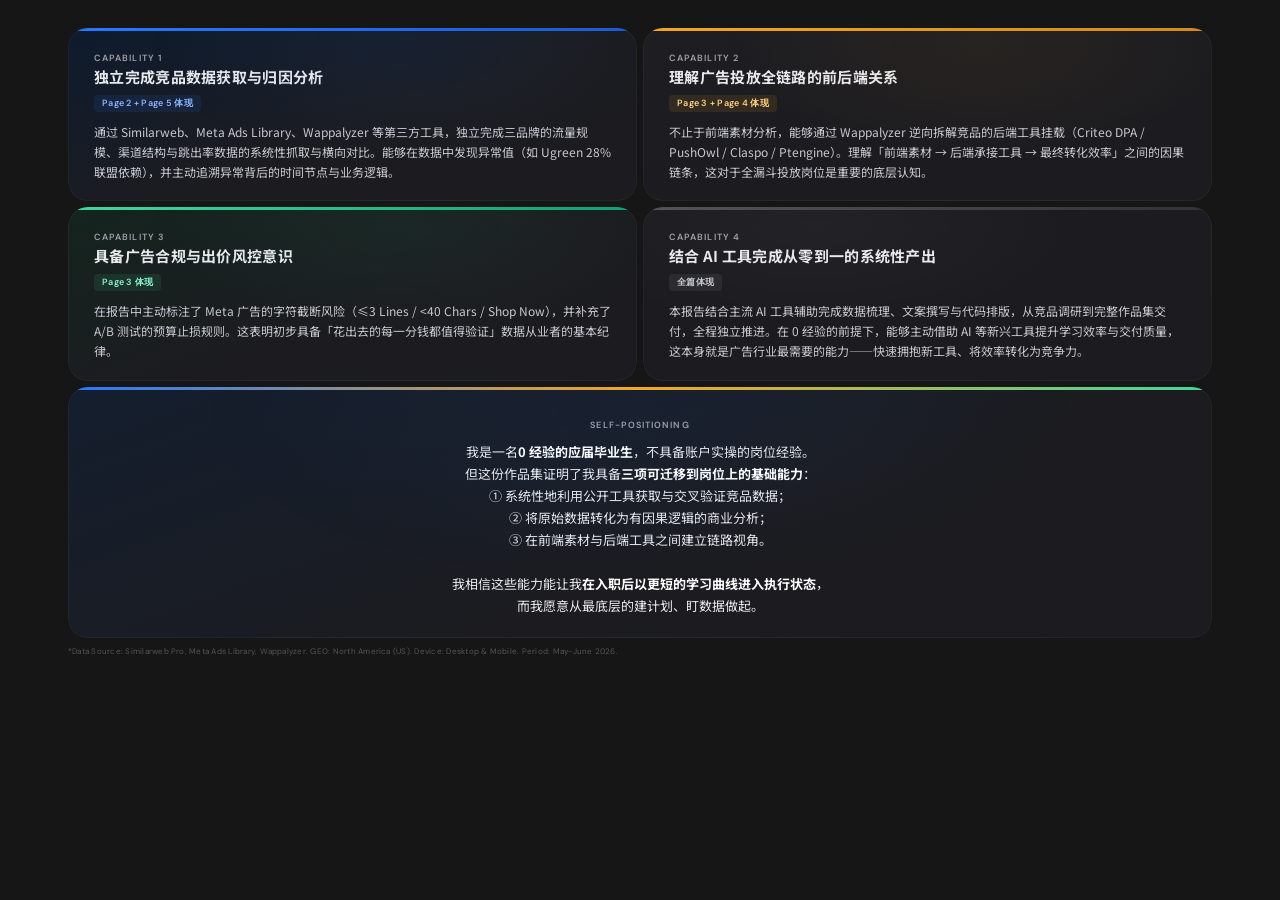
<file: pages/page6-action-plan.html>
<!DOCTYPE html>
<html lang="zh-CN">
<head>
<meta charset="UTF-8">
<meta name="viewport" content="width=device-width, initial-scale=1.0">
<title>能力总结与岗位匹配 — 第6页</title>
<link rel="preconnect" href="https://fonts.googleapis.com">
<link rel="preconnect" href="https://fonts.gstatic.com" crossorigin>
<link href="https://fonts.googleapis.com/css2?family=DM+Sans:ital,wght@0,400;0,500;0,600;0,700;1,400&family=Sora:wght@400;600;700;800&family=Noto+Sans+SC:wght@400;500;600;700&display=swap" rel="stylesheet">
<style>
  *, *::before, *::after { margin:0; padding:0; box-sizing:border-box; }

  body {
    font-family:'Noto Sans SC','PingFang SC','Microsoft YaHei','DM Sans',sans-serif;
    background:#161616;
    color:#f5f5f7;
    display:flex;
    justify-content:center;
    align-items:flex-start;
    min-height:100vh;
    -webkit-font-smoothing:antialiased;
  }

  .grid {
    display:grid;width:1200px;padding:28px;gap:6px;
    grid-template-columns:repeat(4,1fr);
    grid-template-rows:auto auto auto;
    grid-template-areas:
      "s1 s1 s2 s2"
      "s3 s3 s4 s4"
      "c  c  c  c";
  }

  .c-anker{color:#2679FF}.c-baseus{color:#F5A623}.c-ugreen{color:#3ED9A1}
  .fs{font-family:'Sora',sans-serif}.fd{font-family:'DM Sans',sans-serif}

  .card {
    border-radius:20px;padding:24px 26px 20px;
    display:flex;flex-direction:column;position:relative;overflow:hidden;
  }
  .card::before {
    content:'';position:absolute;top:0;left:0;right:0;height:3px;
    border-radius:20px 20px 0 0;z-index:1;
  }

  .card-s1 { grid-area:s1;background:linear-gradient(160deg, #0e1b2e 0%, #1c1c20 55%, #1c1c20 100%); }
  .card-s1::before { background:linear-gradient(90deg, #2679FF, #1a5cd4); }
  .card-s2 { grid-area:s2;background:linear-gradient(160deg, #1e1e22 0%, #1c1c20 55%, #1c1c20 100%); }
  .card-s2::before { background:linear-gradient(90deg, #F5A623, #D4891A); }
  .card-s3 { grid-area:s3;background:linear-gradient(160deg, #14241e 0%, #1c1c20 55%, #1c1c20 100%); }
  .card-s3::before { background:linear-gradient(90deg, #3ED9A1, #0ea26e); }
  .card-s4 { grid-area:s4;background:linear-gradient(160deg, #1c1c20 0%, #1c1c20 100%); }
  .card-s4::before { background:linear-gradient(90deg, #555, #333); }
  .card-c  { grid-area:c;background:linear-gradient(160deg, #141e2e 0%, #1c1c20 60%, #1c1c20 100%); }
  .card-c::before { background:linear-gradient(90deg, #2679FF, #F5A623, #3ED9A1); }

  .card-s1::after, .card-s2::after, .card-s3::after, .card-s4::after, .card-c::after {
    content:'';position:absolute;inset:0;pointer-events:none;
    border-radius:20px;border:1px solid rgba(255,255,255,0.04);
  }
  .card-s1::after { background:radial-gradient(ellipse at 60% 10%, rgba(38,121,255,0.06) 0%, transparent 55%); }
  .card-s2::after { background:radial-gradient(ellipse at 60% 10%, rgba(245,166,35,0.05) 0%, transparent 55%); }
  .card-s3::after { background:radial-gradient(ellipse at 60% 10%, rgba(62,217,161,0.05) 0%, transparent 55%); }
  .card-s4::after { background:radial-gradient(ellipse at 30% 10%, rgba(255,255,255,0.03) 0%, transparent 55%); }
  .card-c::after { background:radial-gradient(ellipse at 50% 10%, rgba(38,121,255,0.05) 0%, transparent 55%); }

  .label-sm { font-size:9px;font-weight:600;color:#a0a0a8;text-transform:uppercase;letter-spacing:0.12em; }
  .title-md { font-size:15px;font-weight:700;color:#e8e8ed;letter-spacing:0.02em;margin-top:2px; }

  .pill { display:inline-flex;align-items:center;font-size:9px;font-weight:600;padding:2px 8px;border-radius:4px;font-family:'DM Sans',sans-serif;letter-spacing:0.03em;margin-top:8px;width:fit-content; }
  .pill-b { background:rgba(38,121,255,0.1);color:#8bb4ff; }
  .pill-g { background:rgba(245,166,35,0.1);color:#ffd285; }
  .pill-e { background:rgba(62,217,161,0.1);color:#8df5ce; }
  .pill-d { background:rgba(160,160,168,0.1);color:#c8c8d0; }

  .items { display:flex;flex-direction:column;gap:8px;margin-top:10px; }
  .item { display:flex;gap:8px;align-items:baseline;font-size:11px;color:#c8c8d0;line-height:1.5; }
  .dot { font-size:10px;flex-shrink:0;line-height:1.5; }

  .simple { font-size:12px;color:#c8c8d0;line-height:1.65;margin-top:10px; }

  .self { font-size:13px;color:#e8e8ed;line-height:1.7;text-align:center;padding:0 40px; }
  .self strong { color:#fff;font-weight:700; }

  .ft { grid-column:1/-1;font-size:8px;color:#555;font-family:'DM Sans',sans-serif;letter-spacing:0.03em;margin-top:2px; }
</style>
</head>
<body>
<div class="grid">

  <!-- 技能 1: 数据拆解 -->
  <div class="card card-s1">
    <div>
      <div class="label-sm fd">Capability 1</div>
      <div class="title-md">独立完成竞品数据获取与归因分析</div>
      <span class="pill pill-b">Page 2 + Page 5 体现</span>
    </div>
    <div class="simple">通过 Similarweb、Meta Ads Library、Wappalyzer 等第三方工具，独立完成三品牌的流量规模、渠道结构与跳出率数据的系统性抓取与横向对比。能够在数据中发现异常值（如 Ugreen 28% 联盟依赖），并主动追溯异常背后的时间节点与业务逻辑。</div>
  </div>

  <!-- 技能 2: 工具链 -->
  <div class="card card-s2">
    <div>
      <div class="label-sm fd">Capability 2</div>
      <div class="title-md">理解广告投放全链路的前后端关系</div>
      <span class="pill pill-g">Page 3 + Page 4 体现</span>
    </div>
    <div class="simple">不止于前端素材分析，能够通过 Wappalyzer 逆向拆解竞品的后端工具挂载（Criteo DPA / PushOwl / Claspo / Ptengine）。理解「前端素材 → 后端承接工具 → 最终转化效率」之间的因果链条，这对于全漏斗投放岗位是重要的底层认知。</div>
  </div>

  <!-- 技能 3: 合规 -->
  <div class="card card-s3">
    <div>
      <div class="label-sm fd">Capability 3</div>
      <div class="title-md">具备广告合规与出价风控意识</div>
      <span class="pill pill-e">Page 3 体现</span>
    </div>
    <div class="simple">在报告中主动标注了 Meta 广告的字符截断风险（≤3 Lines / &lt;40 Chars / Shop Now），并补充了 A/B 测试的预算止损规则。这表明初步具备「花出去的每一分钱都值得验证」数据从业者的基本纪律。</div>
  </div>

  <!-- 技能 4: 学习力 -->
  <div class="card card-s4">
    <div>
      <div class="label-sm fd">Capability 4</div>
      <div class="title-md">结合 AI 工具完成从零到一的系统性产出</div>
      <span class="pill pill-d">全篇体现</span>
    </div>
    <div class="simple">本报告结合主流 AI 工具辅助完成数据梳理、文案撰写与代码排版，从竞品调研到完整作品集交付，全程独立推进。在 0 经验的前提下，能够主动借助 AI 等新兴工具提升学习效率与交付质量，这本身就是广告行业最需要的能力——快速拥抱新工具、将效率转化为竞争力。</div>
  </div>

  <!-- 自我定位 -->
  <div class="card card-c">
    <div style="text-align:center;padding-top:8px;">
      <div class="label-sm fd">Self-Positioning</div>
    </div>
    <div class="self" style="margin-top:10px;">
      我是一名<strong>0 经验的应届毕业生</strong>，不具备账户实操的岗位经验。<br>
      但这份作品集证明了我具备<strong>三项可迁移到岗位上的基础能力</strong>：<br>
      ① 系统性地利用公开工具获取与交叉验证竞品数据；<br>
      ② 将原始数据转化为有因果逻辑的商业分析；<br>
      ③ 在前端素材与后端工具之间建立链路视角。<br><br>
      我相信这些能力能让我<strong>在入职后以更短的学习曲线进入执行状态</strong>，<br>
      而我愿意从最底层的建计划、盯数据做起。
    </div>
  </div>

  <div class="ft fd">*Data Source: Similarweb Pro, Meta Ads Library, Wappalyzer. GEO: North America (US). Device: Desktop & Mobile. Period: May-June 2026.</div>

</div>
</body>
</html>
</file>
